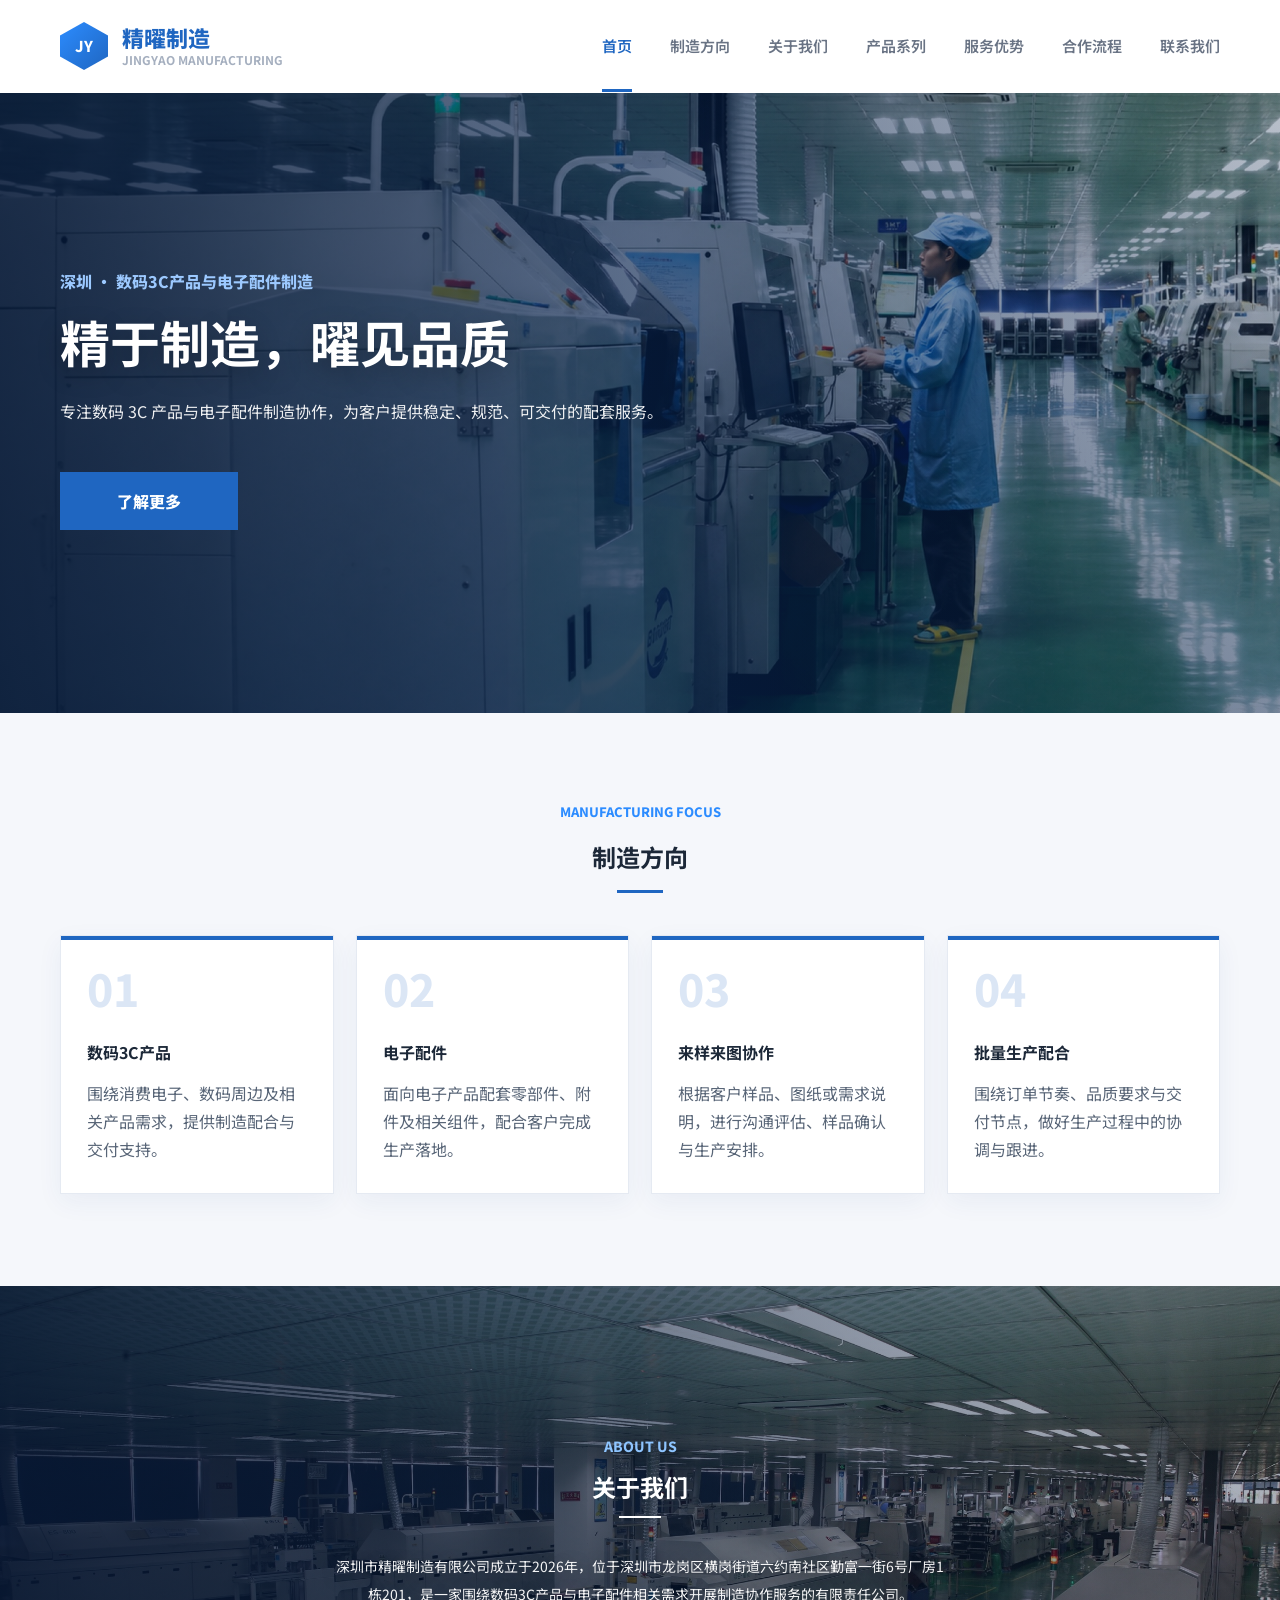
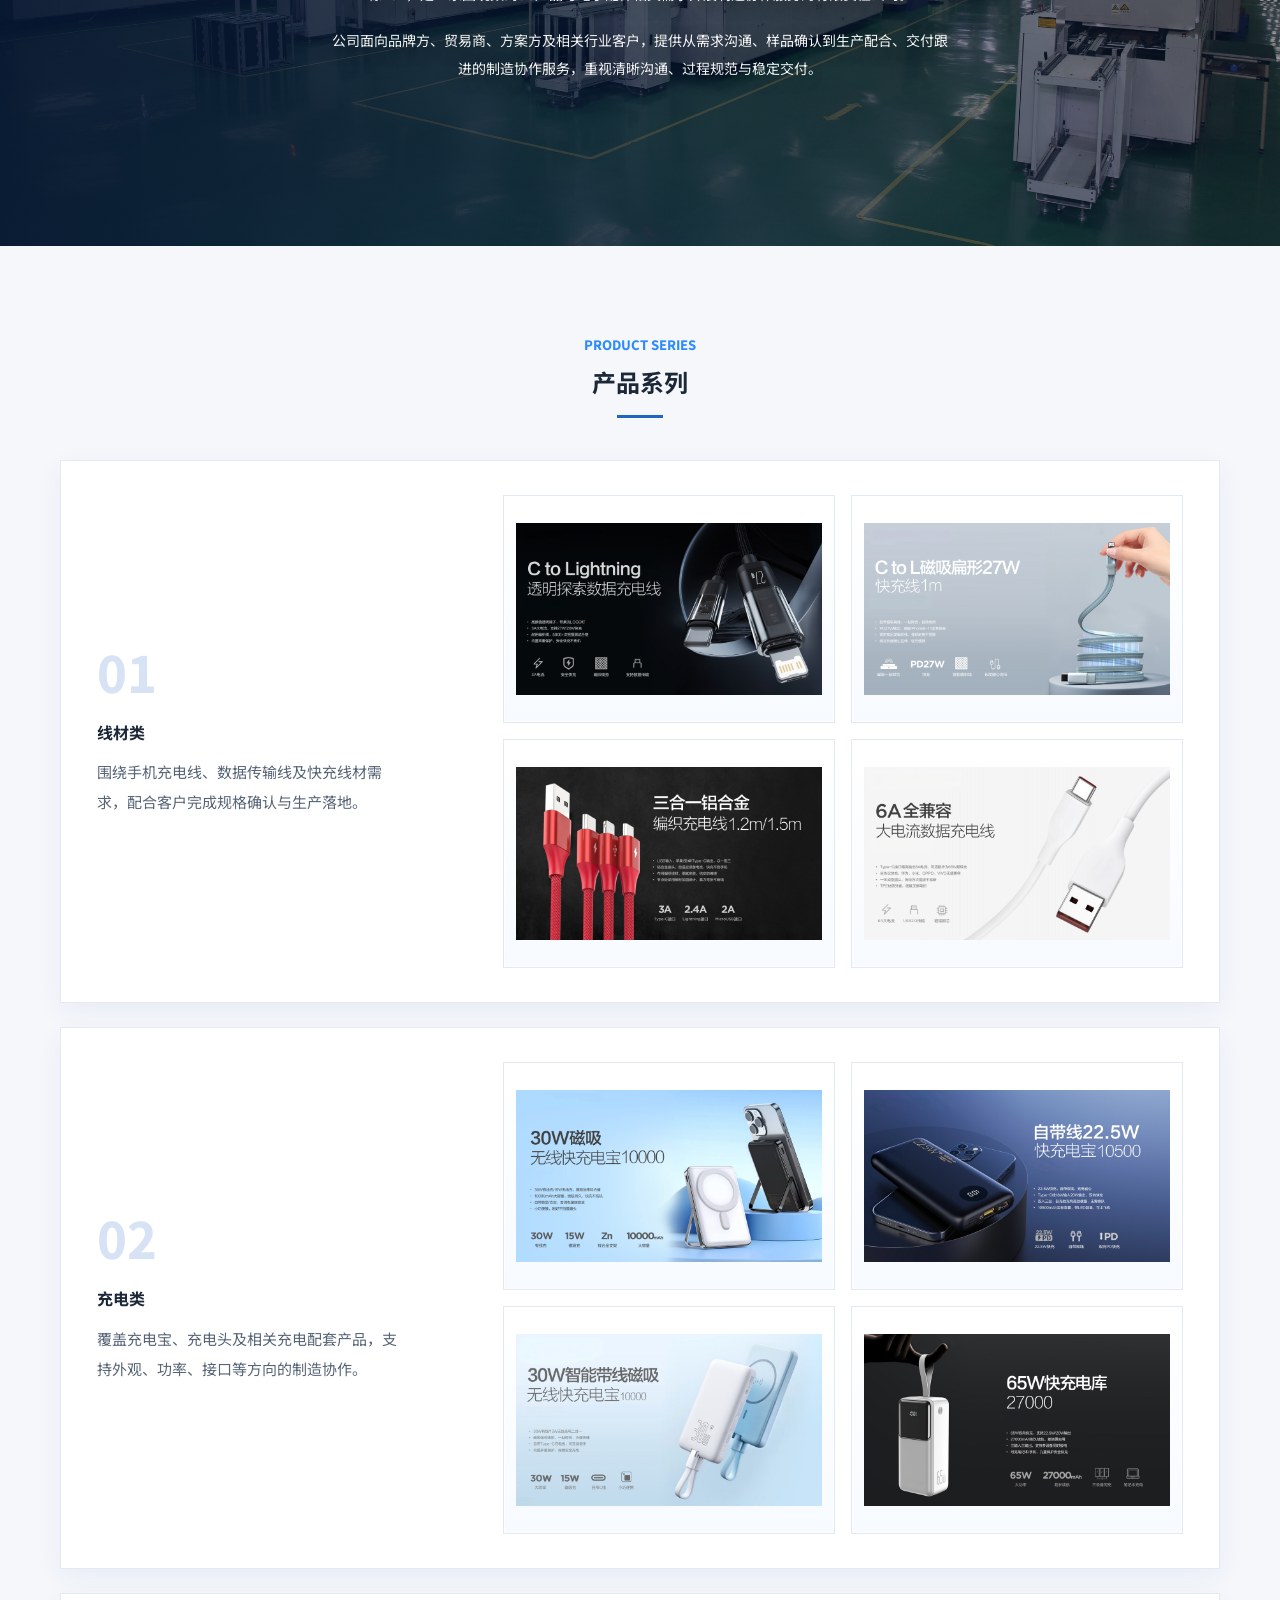
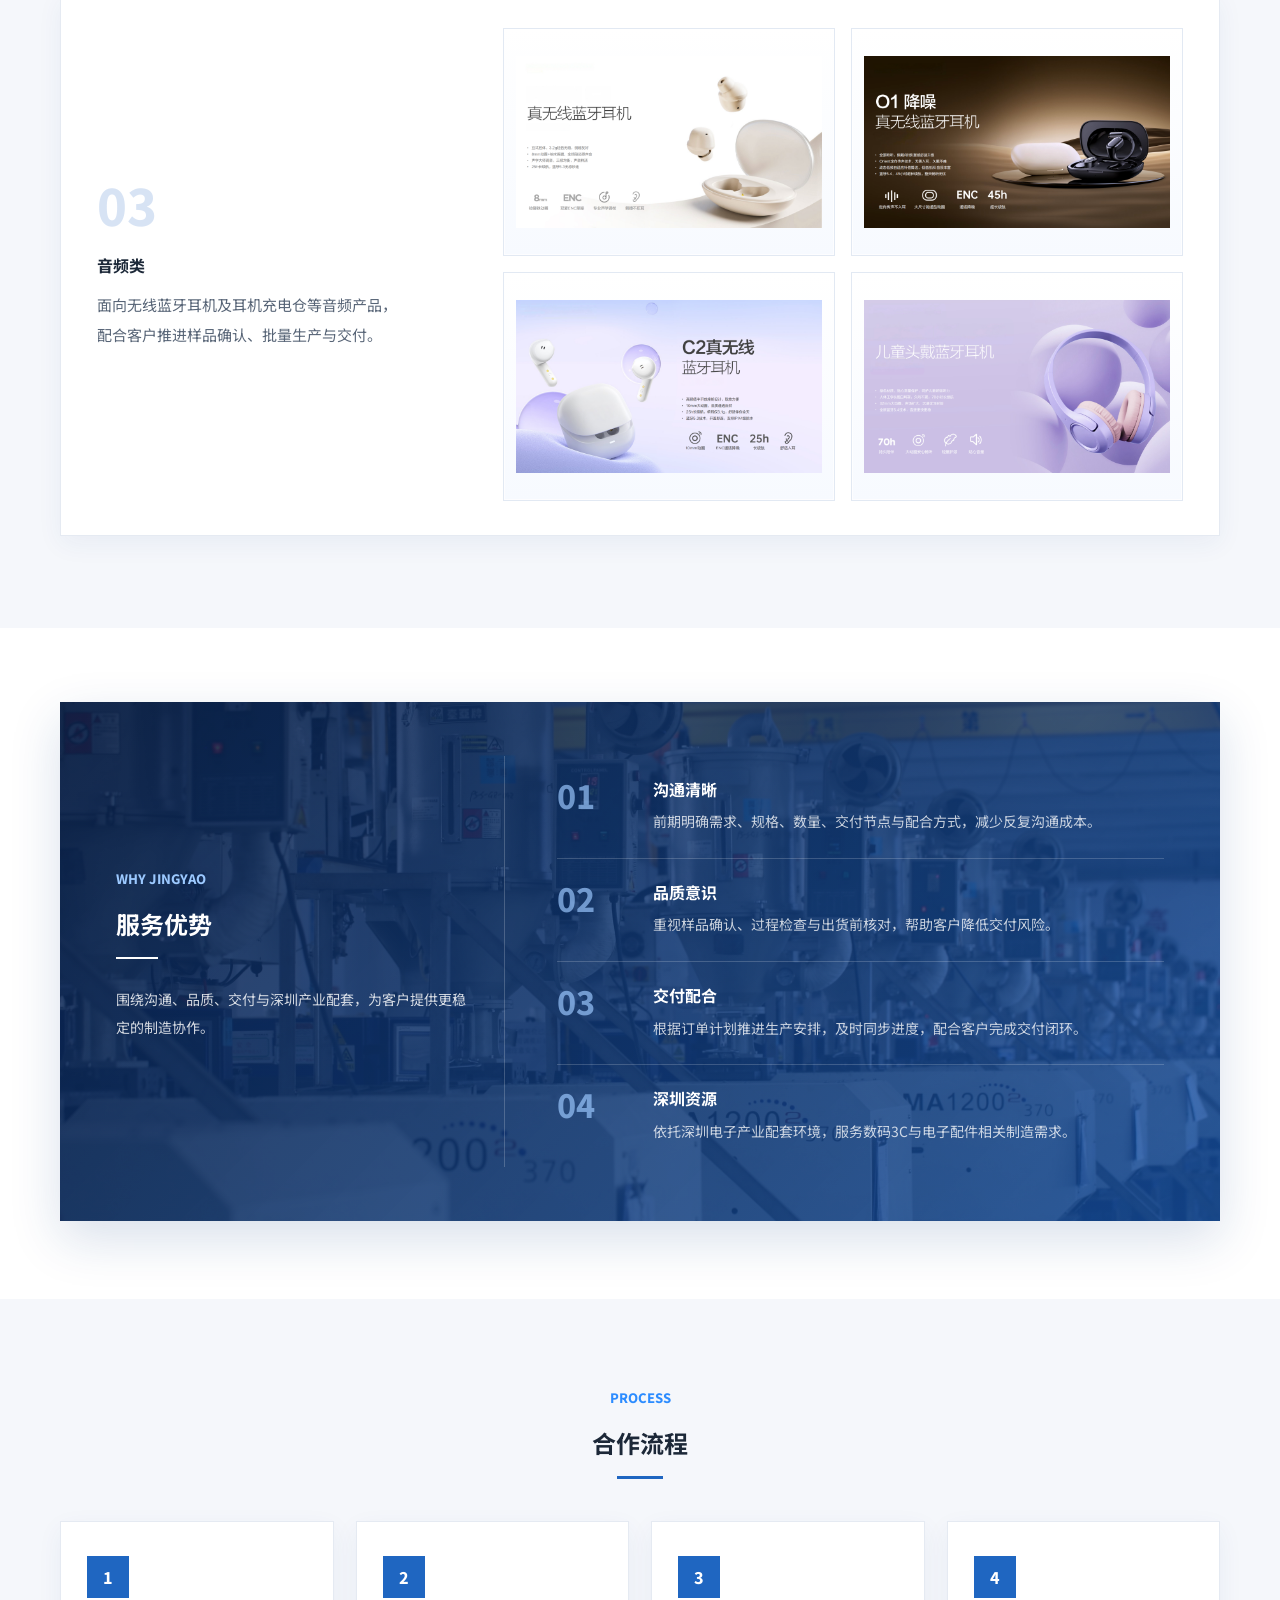
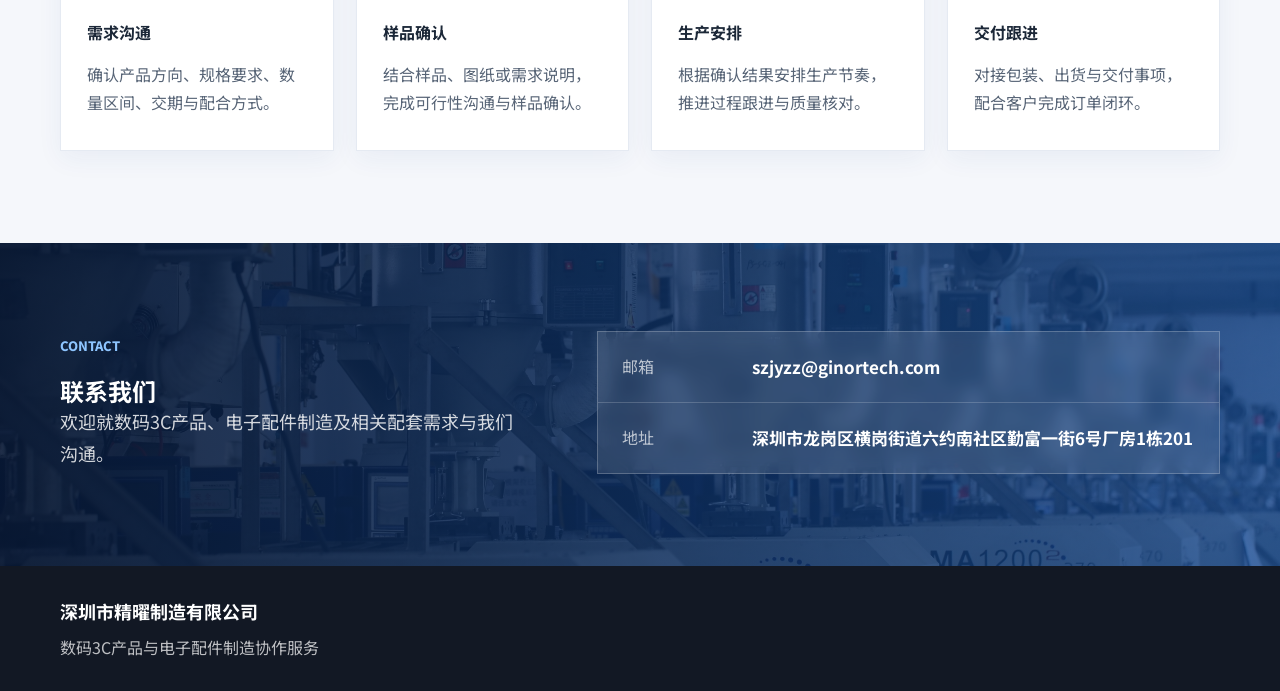
<file: index.html>
<!DOCTYPE html>
<html lang="zh-CN">
<head>
  <meta charset="UTF-8">
  <meta name="viewport" content="width=device-width, initial-scale=1.0">
  <meta name="description" content="深圳市精曜制造有限公司专注数码3C产品与电子配件制造，提供稳定、规范、可交付的制造协作服务。">
  <title>深圳市精曜制造有限公司 | 数码3C产品与电子配件制造</title>
  <link rel="preconnect" href="https://fonts.googleapis.com">
  <link rel="preconnect" href="https://fonts.gstatic.com" crossorigin>
  <link href="https://fonts.googleapis.com/css2?family=Noto+Sans+SC:wght@400;500;600;700&display=swap" rel="stylesheet">
  <link rel="stylesheet" href="styles.css">
</head>
<body>
  <header class="site-header" data-header>
    <a class="brand" href="#top" aria-label="返回首页">
      <span class="brand-mark">JY</span>
      <span>
        <strong>精曜制造</strong>
        <small>Jingyao Manufacturing</small>
      </span>
    </a>

    <button class="nav-toggle" type="button" aria-label="打开导航" aria-expanded="false" data-nav-toggle>
      <span></span>
      <span></span>
      <span></span>
    </button>

    <nav class="site-nav" data-nav>
      <a href="#top">首页</a>
      <a href="#capability">制造方向</a>
      <a href="#company">关于我们</a>
      <a href="#products">产品系列</a>
      <a href="#advantage">服务优势</a>
      <a href="#process">合作流程</a>
      <a href="#contact">联系我们</a>
    </nav>
  </header>

  <main id="top">
    <section class="hero section-band">
      <div class="hero-copy">
        <p class="eyebrow">深圳 · 数码3C产品与电子配件制造</p>
        <h1>精于制造，曜见品质</h1>
        <p class="lead">专注数码 3C 产品与电子配件制造协作，为客户提供稳定、规范、可交付的配套服务。</p>
        <div class="hero-actions">
          <a class="button primary" href="#company">了解更多</a>
        </div>
      </div>

      <div class="hero-visual" aria-label="电子配件制造场景">
        <img src="assets/hero-factory-floor.jpg" alt="数码3C产品与电子配件制造车间">
      </div>
    </section>

    <section id="capability" class="section section-muted">
      <div class="section-heading">
        <p class="eyebrow">Manufacturing Focus</p>
        <h2>制造方向</h2>
      </div>
      <div class="capability-grid">
        <article class="info-card">
          <span class="card-index">01</span>
          <h3>数码3C产品</h3>
          <p>围绕消费电子、数码周边及相关产品需求，提供制造配合与交付支持。</p>
        </article>
        <article class="info-card">
          <span class="card-index">02</span>
          <h3>电子配件</h3>
          <p>面向电子产品配套零部件、附件及相关组件，配合客户完成生产落地。</p>
        </article>
        <article class="info-card">
          <span class="card-index">03</span>
          <h3>来样来图协作</h3>
          <p>根据客户样品、图纸或需求说明，进行沟通评估、样品确认与生产安排。</p>
        </article>
        <article class="info-card">
          <span class="card-index">04</span>
          <h3>批量生产配合</h3>
          <p>围绕订单节奏、品质要求与交付节点，做好生产过程中的协调与跟进。</p>
        </article>
      </div>
    </section>

    <section id="company" class="company-section">
      <div class="company-image" aria-hidden="true"></div>
      <div class="company-copy">
        <div class="company-heading">
          <p class="eyebrow">About Us</p>
          <h2>关于我们</h2>
        </div>
        <p>深圳市精曜制造有限公司成立于2026年，位于深圳市龙岗区横岗街道六约南社区勤富一街6号厂房1栋201，是一家围绕数码3C产品与电子配件相关需求开展制造协作服务的有限责任公司。</p>
        <p>公司面向品牌方、贸易商、方案方及相关行业客户，提供从需求沟通、样品确认到生产配合、交付跟进的制造协作服务，重视清晰沟通、过程规范与稳定交付。</p>
      </div>
    </section>

    <section id="products" class="section section-muted product-series-section">
      <div class="product-series">
        <div class="series-heading">
          <p class="eyebrow">Product Series</p>
          <h2>产品系列</h2>
        </div>
        <div class="series-grid">
          <article class="series-card">
            <div class="series-copy">
              <span>01</span>
              <h3>线材类</h3>
              <p>围绕手机充电线、数据传输线及快充线材需求，配合客户完成规格确认与生产落地。</p>
            </div>
            <div class="product-gallery" aria-label="线材类产品展示">
              <figure>
                <img src="assets/products/cable-01.png" alt="手机充电线产品展示一">
              </figure>
              <figure>
                <img src="assets/products/cable-02.png" alt="手机充电线产品展示二">
              </figure>
              <figure>
                <img src="assets/products/cable-03.png" alt="手机充电线产品展示三">
              </figure>
              <figure>
                <img src="assets/products/cable-04.png" alt="手机充电线产品展示四">
              </figure>
            </div>
          </article>

          <article class="series-card">
            <div class="series-copy">
              <span>02</span>
              <h3>充电类</h3>
              <p>覆盖充电宝、充电头及相关充电配套产品，支持外观、功率、接口等方向的制造协作。</p>
            </div>
            <div class="product-gallery" aria-label="充电类产品展示">
              <figure>
                <img src="assets/products/charging-01.png" alt="充电宝产品展示一">
              </figure>
              <figure>
                <img src="assets/products/charging-02.png" alt="充电头产品展示二">
              </figure>
              <figure>
                <img src="assets/products/charging-03.png" alt="充电类套装产品展示三">
              </figure>
              <figure>
                <img src="assets/products/charging-04.png" alt="紧凑充电头产品展示四">
              </figure>
            </div>
          </article>

          <article class="series-card">
            <div class="series-copy">
              <span>03</span>
              <h3>音频类</h3>
              <p>面向无线蓝牙耳机及耳机充电仓等音频产品，配合客户推进样品确认、批量生产与交付。</p>
            </div>
            <div class="product-gallery" aria-label="音频类产品展示">
              <figure>
                <img src="assets/products/audio-01.png" alt="无线蓝牙耳机产品展示一">
              </figure>
              <figure>
                <img src="assets/products/audio-02.png" alt="无线蓝牙耳机产品展示二">
              </figure>
              <figure>
                <img src="assets/products/audio-03.png" alt="耳机充电仓产品展示三">
              </figure>
              <figure>
                <img src="assets/products/audio-04.png" alt="无线音频产品展示四">
              </figure>
            </div>
          </article>
        </div>
      </div>
    </section>

    <section id="advantage" class="section advantage-section">
      <div class="advantage-panel">
        <div class="advantage-intro">
          <p class="eyebrow">Why Jingyao</p>
          <h2>服务优势</h2>
          <p>围绕沟通、品质、交付与深圳产业配套，为客户提供更稳定的制造协作。</p>
        </div>
        <div class="advantage-list">
          <div class="advantage-item">
            <span>01</span>
            <div>
              <h3>沟通清晰</h3>
              <p>前期明确需求、规格、数量、交付节点与配合方式，减少反复沟通成本。</p>
            </div>
          </div>
          <div class="advantage-item">
            <span>02</span>
            <div>
              <h3>品质意识</h3>
              <p>重视样品确认、过程检查与出货前核对，帮助客户降低交付风险。</p>
            </div>
          </div>
          <div class="advantage-item">
            <span>03</span>
            <div>
              <h3>交付配合</h3>
              <p>根据订单计划推进生产安排，及时同步进度，配合客户完成交付闭环。</p>
            </div>
          </div>
          <div class="advantage-item">
            <span>04</span>
            <div>
              <h3>深圳资源</h3>
              <p>依托深圳电子产业配套环境，服务数码3C与电子配件相关制造需求。</p>
            </div>
          </div>
        </div>
      </div>
    </section>

    <section id="process" class="section section-muted">
      <div class="section-heading">
        <p class="eyebrow">Process</p>
        <h2>合作流程</h2>
      </div>
      <ol class="process-list">
        <li>
          <span>1</span>
          <h3>需求沟通</h3>
          <p>确认产品方向、规格要求、数量区间、交期与配合方式。</p>
        </li>
        <li>
          <span>2</span>
          <h3>样品确认</h3>
          <p>结合样品、图纸或需求说明，完成可行性沟通与样品确认。</p>
        </li>
        <li>
          <span>3</span>
          <h3>生产安排</h3>
          <p>根据确认结果安排生产节奏，推进过程跟进与质量核对。</p>
        </li>
        <li>
          <span>4</span>
          <h3>交付跟进</h3>
          <p>对接包装、出货与交付事项，配合客户完成订单闭环。</p>
        </li>
      </ol>
    </section>

    <section id="contact" class="section contact-section">
      <div>
        <p class="eyebrow">Contact</p>
        <h2>联系我们</h2>
        <p class="contact-lead">欢迎就数码3C产品、电子配件制造及相关配套需求与我们沟通。</p>
      </div>
      <div class="contact-panel">
        <div class="contact-row">
          <span>邮箱</span>
          <strong>szjyzz@ginortech.com</strong>
        </div>
        <div class="contact-row address">
          <span>地址</span>
          <strong>深圳市龙岗区横岗街道六约南社区勤富一街6号厂房1栋201</strong>
        </div>
      </div>
    </section>
  </main>

  <footer class="site-footer">
    <div>
      <strong>深圳市精曜制造有限公司</strong>
      <p>数码3C产品与电子配件制造协作服务</p>
    </div>
  </footer>

  <script src="script.js"></script>
</body>
</html>
</file>
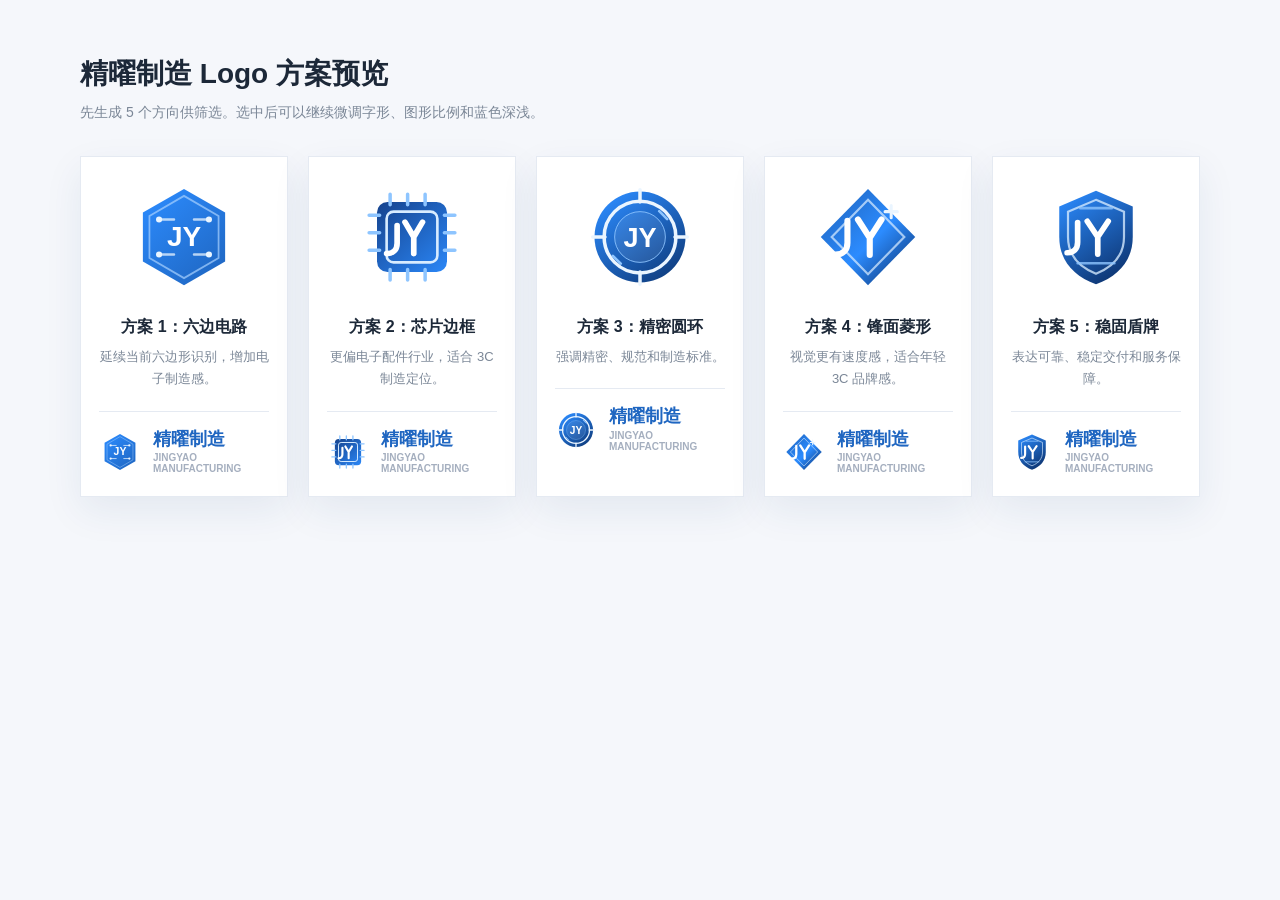
<file: logo-options.html>
<!DOCTYPE html>
<html lang="zh-CN">
<head>
  <meta charset="UTF-8">
  <meta name="viewport" content="width=device-width, initial-scale=1.0">
  <title>精曜制造 Logo 方案预览</title>
  <style>
    :root {
      --blue: #1f66c1;
      --ink: #1c2838;
      --muted: #7b8797;
      --line: #e5eaf2;
      --bg: #f5f7fb;
    }

    * {
      box-sizing: border-box;
    }

    body {
      margin: 0;
      color: var(--ink);
      background: var(--bg);
      font-family: "PingFang SC", "Microsoft YaHei", Arial, sans-serif;
    }

    main {
      width: min(1120px, calc(100% - 40px));
      margin: 0 auto;
      padding: 56px 0 72px;
    }

    h1 {
      margin: 0 0 12px;
      font-size: 28px;
      line-height: 1.3;
    }

    .intro {
      margin: 0 0 34px;
      color: var(--muted);
      font-size: 14px;
    }

    .grid {
      display: grid;
      grid-template-columns: repeat(5, minmax(0, 1fr));
      gap: 20px;
    }

    .card {
      padding: 24px 18px 22px;
      background: #fff;
      border: 1px solid var(--line);
      box-shadow: 0 14px 36px rgba(22, 61, 113, 0.08);
      text-align: center;
    }

    .card img {
      width: 112px;
      height: 112px;
      margin: 0 auto 20px;
    }

    .card h2 {
      margin: 0 0 8px;
      font-size: 16px;
    }

    .card p {
      margin: 0;
      color: var(--muted);
      font-size: 13px;
      line-height: 1.7;
    }

    .brand-row {
      display: flex;
      align-items: center;
      gap: 12px;
      justify-content: center;
      padding-top: 18px;
      margin-top: 20px;
      border-top: 1px solid var(--line);
    }

    .brand-row img {
      width: 42px;
      height: 42px;
      margin: 0;
    }

    .brand-row strong {
      display: block;
      color: var(--blue);
      font-size: 18px;
      line-height: 1.1;
      text-align: left;
    }

    .brand-row small {
      display: block;
      margin-top: 3px;
      color: #a5afbf;
      font-size: 10px;
      font-weight: 700;
      text-align: left;
      text-transform: uppercase;
    }

    @media (max-width: 980px) {
      .grid {
        grid-template-columns: repeat(2, minmax(0, 1fr));
      }
    }

    @media (max-width: 560px) {
      .grid {
        grid-template-columns: 1fr;
      }
    }
  </style>
</head>
<body>
  <main>
    <h1>精曜制造 Logo 方案预览</h1>
    <p class="intro">先生成 5 个方向供筛选。选中后可以继续微调字形、图形比例和蓝色深浅。</p>
    <section class="grid" aria-label="Logo 方案">
      <article class="card">
        <img src="assets/logo-option-1.svg" alt="Logo 方案 1">
        <h2>方案 1：六边电路</h2>
        <p>延续当前六边形识别，增加电子制造感。</p>
        <div class="brand-row"><img src="assets/logo-option-1.svg" alt=""><span><strong>精曜制造</strong><small>Jingyao Manufacturing</small></span></div>
      </article>
      <article class="card">
        <img src="assets/logo-option-2.svg" alt="Logo 方案 2">
        <h2>方案 2：芯片边框</h2>
        <p>更偏电子配件行业，适合 3C 制造定位。</p>
        <div class="brand-row"><img src="assets/logo-option-2.svg" alt=""><span><strong>精曜制造</strong><small>Jingyao Manufacturing</small></span></div>
      </article>
      <article class="card">
        <img src="assets/logo-option-3.svg" alt="Logo 方案 3">
        <h2>方案 3：精密圆环</h2>
        <p>强调精密、规范和制造标准。</p>
        <div class="brand-row"><img src="assets/logo-option-3.svg" alt=""><span><strong>精曜制造</strong><small>Jingyao Manufacturing</small></span></div>
      </article>
      <article class="card">
        <img src="assets/logo-option-4.svg" alt="Logo 方案 4">
        <h2>方案 4：锋面菱形</h2>
        <p>视觉更有速度感，适合年轻 3C 品牌感。</p>
        <div class="brand-row"><img src="assets/logo-option-4.svg" alt=""><span><strong>精曜制造</strong><small>Jingyao Manufacturing</small></span></div>
      </article>
      <article class="card">
        <img src="assets/logo-option-5.svg" alt="Logo 方案 5">
        <h2>方案 5：稳固盾牌</h2>
        <p>表达可靠、稳定交付和服务保障。</p>
        <div class="brand-row"><img src="assets/logo-option-5.svg" alt=""><span><strong>精曜制造</strong><small>Jingyao Manufacturing</small></span></div>
      </article>
    </section>
  </main>
</body>
</html>
</file>
<file: styles.css>
:root {
  --bg: #ffffff;
  --section: #f5f7fb;
  --surface: #ffffff;
  --ink: #1c2838;
  --text: #586577;
  --muted: #8a96a8;
  --line: #e5eaf2;
  --blue: #1f66c1;
  --blue-bright: #2c8cff;
  --blue-dark: #103c7f;
  --shadow: 0 16px 45px rgba(31, 75, 132, 0.12);
  --max: 1160px;
}

* {
  box-sizing: border-box;
}

html {
  scroll-behavior: smooth;
}

body {
  margin: 0;
  color: var(--text);
  background: var(--bg);
  font-family: "Noto Sans SC", "PingFang SC", "Microsoft YaHei", Arial, sans-serif;
  line-height: 1.75;
  overflow-x: hidden;
}

img {
  display: block;
  max-width: 100%;
}

a {
  color: inherit;
  text-decoration: none;
}

.site-header {
  position: sticky;
  top: 0;
  z-index: 30;
  display: flex;
  align-items: center;
  justify-content: space-between;
  gap: 28px;
  min-height: 92px;
  padding: 0 max(36px, calc((100vw - var(--max)) / 2));
  background: rgba(255, 255, 255, 0.96);
  border-bottom: 1px solid transparent;
  transition: box-shadow 0.2s ease, min-height 0.2s ease;
}

.site-header.is-scrolled {
  min-height: 76px;
  box-shadow: 0 10px 32px rgba(24, 48, 85, 0.08);
}

.brand {
  display: inline-flex;
  align-items: center;
  gap: 14px;
  min-width: 0;
}

.brand-mark {
  position: relative;
  display: grid;
  flex: 0 0 48px;
  width: 48px;
  height: 48px;
  place-items: center;
  color: #fff;
  font-size: 15px;
  font-weight: 800;
  background: linear-gradient(135deg, var(--blue-bright), var(--blue));
  clip-path: polygon(50% 0, 100% 28%, 100% 72%, 50% 100%, 0 72%, 0 28%);
}

.brand strong,
.brand small {
  display: block;
}

.brand strong {
  color: var(--blue);
  font-size: 22px;
  font-weight: 800;
  line-height: 1.15;
}

.brand small {
  margin-top: 2px;
  color: #a5afbf;
  font-size: 12px;
  font-weight: 700;
  line-height: 1.15;
  text-transform: uppercase;
}

.site-nav {
  display: flex;
  align-items: stretch;
  gap: 38px;
  color: #667182;
  font-size: 15px;
  font-weight: 600;
  line-height: 92px;
}

.site-nav a {
  position: relative;
  color: #697384;
}

.site-nav a:first-child,
.site-nav a:hover,
.site-nav a:focus-visible {
  color: var(--blue);
}

.site-nav a::after {
  position: absolute;
  right: 0;
  bottom: 0;
  left: 0;
  height: 3px;
  content: "";
  background: var(--blue);
  transform: scaleX(0);
  transform-origin: center;
  transition: transform 0.2s ease;
}

.site-nav a:first-child::after,
.site-nav a:hover::after,
.site-nav a:focus-visible::after {
  transform: scaleX(1);
}

.nav-toggle {
  display: none;
  width: 44px;
  height: 44px;
  padding: 10px;
  border: 1px solid var(--line);
  background: #fff;
}

.nav-toggle span {
  display: block;
  height: 2px;
  margin: 5px 0;
  background: var(--blue);
}

.section-band,
.section {
  padding-inline: max(36px, calc((100vw - var(--max)) / 2));
}

.hero {
  position: relative;
  display: grid;
  min-height: 620px;
  align-items: center;
  padding-top: 90px;
  padding-bottom: 100px;
  overflow: hidden;
  color: #fff;
  background: #0a1931;
}

.hero::before {
  position: absolute;
  inset: 0;
  z-index: 1;
  content: "";
  background:
    linear-gradient(90deg, rgba(5, 24, 55, 0.86) 0%, rgba(7, 35, 79, 0.58) 48%, rgba(7, 35, 79, 0.18) 100%),
    linear-gradient(180deg, rgba(6, 23, 49, 0.12), rgba(8, 32, 70, 0.42));
}

.hero-copy {
  position: relative;
  z-index: 2;
  width: min(620px, 100%);
  max-width: 620px;
  margin: 0;
  text-align: left;
}

.hero-visual {
  position: absolute;
  inset: 0;
  overflow: hidden;
}

.hero-visual img {
  width: 100%;
  height: 100%;
  object-fit: cover;
  object-position: center;
  filter: saturate(1.04) contrast(1.06) brightness(1.03);
  transform: scale(1.08);
  transform-origin: center;
}

.eyebrow {
  margin: 0 0 18px;
  color: var(--blue-bright);
  font-size: 13px;
  font-weight: 800;
  letter-spacing: 0;
  text-transform: uppercase;
}

.hero .eyebrow {
  color: #9cc9ff;
  font-size: 16px;
}

h1,
h2,
h3,
p {
  margin-top: 0;
}

h1 {
  margin-bottom: 26px;
  color: #fff;
  font-size: 50px;
  font-weight: 700;
  line-height: 1.14;
  text-shadow: 0 8px 26px rgba(0, 0, 0, 0.24);
}

h2 {
  margin-bottom: 0;
  color: var(--ink);
  font-size: 24px;
  font-weight: 700;
  line-height: 1.25;
}

h3 {
  color: var(--ink);
  font-size: 16px;
  font-weight: 700;
  line-height: 1.35;
}

h1,
h2,
h3,
p,
dd,
strong {
  overflow-wrap: break-word;
}

.lead {
  max-width: 760px;
  margin: 0 0 46px;
  color: rgba(255, 255, 255, 0.92);
  font-size: 16px;
  line-height: 30px;
}

.hero-actions {
  display: flex;
  flex-wrap: wrap;
  justify-content: flex-start;
  gap: 16px;
  margin-bottom: 0;
}

.button {
  display: inline-flex;
  align-items: center;
  justify-content: center;
  min-width: 148px;
  min-height: 48px;
  padding: 0 24px;
  color: #fff;
  font-size: 13px;
  font-weight: 800;
  border: 1px solid transparent;
  transition: transform 0.2s ease, background 0.2s ease, border-color 0.2s ease;
}

.hero .button {
  min-width: 178px;
  min-height: 58px;
  font-size: 16px;
}

.button:hover,
.button:focus-visible {
  transform: translateY(-1px);
}

.button.primary {
  background: var(--blue);
}

.button.secondary {
  color: #fff;
  background: rgba(255, 255, 255, 0.08);
  border-color: rgba(255, 255, 255, 0.58);
}

.section {
  padding-top: 88px;
  padding-bottom: 92px;
}

.section-muted {
  background: var(--section);
}

.section-heading {
  max-width: 760px;
  margin: 0 auto 42px;
  text-align: center;
}

.section-heading::after {
  display: block;
  width: 46px;
  height: 3px;
  margin: 18px auto 0;
  content: "";
  background: var(--blue);
}

.about-layout {
  display: grid;
  gap: 76px;
  font-size: 16px;
  text-align: center;
}

.about-layout p {
  max-width: 980px;
  margin: 0 auto;
  color: #999;
  font-size: 12px;
  font-weight: 600;
  line-height: 1.8;
}

.choice-stats {
  display: grid;
  grid-template-columns: repeat(4, minmax(0, 1fr));
  gap: 56px;
  align-items: end;
}

.choice-stat {
  text-align: left;
}

.choice-stat strong {
  display: block;
  color: #1f55b3;
  font-size: 62px;
  font-weight: 400;
  line-height: 1;
}

.choice-stat strong span {
  margin-left: 8px;
  font-size: 14px;
  font-weight: 700;
}

.choice-stat p {
  margin-top: 22px;
  color: #969696;
  font-size: 13px;
  font-weight: 700;
  line-height: 1.35;
}

.capability-grid {
  display: grid;
  grid-template-columns: repeat(4, minmax(0, 1fr));
  gap: 22px;
}

.product-series {
  margin-top: 62px;
  padding-top: 54px;
  border-top: 1px solid var(--line);
}

.product-series-section .product-series {
  margin-top: 0;
  padding-top: 0;
  border-top: 0;
}

.series-heading {
  max-width: 760px;
  margin: 0 auto 42px;
  text-align: center;
}

.series-heading .eyebrow {
  margin-bottom: 10px;
}

.series-heading::after {
  display: block;
  width: 46px;
  height: 3px;
  margin: 18px auto 0;
  content: "";
  background: var(--blue);
}

.series-grid {
  display: grid;
  gap: 24px;
}

.series-card {
  display: grid;
  grid-template-columns: minmax(260px, 0.42fr) minmax(0, 0.88fr);
  gap: 36px;
  align-items: center;
  padding: 34px 36px;
  background: #fff;
  border: 1px solid var(--line);
  box-shadow: 0 8px 24px rgba(27, 69, 128, 0.06);
}

.series-copy {
  padding-right: 10px;
}

.series-copy span {
  display: inline-block;
  margin-bottom: 26px;
  color: rgba(31, 102, 193, 0.18);
  font-size: 50px;
  font-weight: 800;
  line-height: 1;
}

.series-copy h3 {
  margin-bottom: 14px;
}

.series-copy p {
  max-width: 300px;
  margin-bottom: 0;
  font-size: 15px;
  line-height: 2;
}

.product-gallery {
  display: grid;
  grid-template-columns: repeat(2, minmax(0, 1fr));
  gap: 16px;
  width: min(100%, 680px);
  justify-self: end;
}

.product-gallery figure {
  min-width: 0;
  margin: 0;
}

.product-gallery img {
  width: 100%;
  aspect-ratio: 16 / 11;
  padding: 12px;
  object-fit: contain;
  background: linear-gradient(180deg, #ffffff 0%, #f7faff 100%);
  border: 1px solid #e2e9f3;
  box-shadow: inset 0 0 0 1px rgba(255, 255, 255, 0.72);
}

.product-gallery figcaption {
  margin-top: 10px;
  color: #667182;
  font-size: 13px;
  font-weight: 700;
  line-height: 1.35;
  text-align: center;
}

.info-card {
  position: relative;
  min-height: 250px;
  padding: 30px 26px;
  overflow: hidden;
  background: #fff;
  border: 1px solid var(--line);
  box-shadow: 0 8px 24px rgba(27, 69, 128, 0.06);
}

.info-card::before {
  position: absolute;
  top: 0;
  right: 0;
  left: 0;
  height: 4px;
  content: "";
  background: var(--blue);
}

.card-index {
  display: inline-block;
  margin-bottom: 32px;
  color: rgba(31, 102, 193, 0.16);
  font-size: 44px;
  font-weight: 800;
  line-height: 1;
}

.info-card p,
.advantage-item p,
.process-list p,
.contact-lead {
  margin-bottom: 0;
}

.advantage-section {
  padding-top: 74px;
  padding-bottom: 78px;
}

.advantage-panel {
  display: grid;
  grid-template-columns: minmax(280px, 0.86fr) minmax(0, 1.34fr);
  gap: 52px;
  align-items: stretch;
  padding: 54px 56px;
  color: #fff;
  background:
    linear-gradient(135deg, rgba(8, 31, 71, 0.88), rgba(22, 82, 166, 0.78)),
    url("assets/equipment-row.jpg") center / cover;
  box-shadow: 0 18px 48px rgba(18, 63, 128, 0.16);
}

.advantage-intro {
  display: flex;
  flex-direction: column;
  justify-content: center;
  padding-right: 34px;
  border-right: 1px solid rgba(255, 255, 255, 0.2);
}

.advantage-intro .eyebrow {
  color: #9cc9ff;
}

.advantage-intro h2 {
  margin-bottom: 26px;
  color: #fff;
}

.advantage-intro h2::after {
  display: block;
  width: 42px;
  height: 2px;
  margin: 18px 0 0;
  content: "";
  background: #fff;
}

.advantage-intro p:last-child {
  max-width: 360px;
  color: rgba(255, 255, 255, 0.82);
  font-size: 14px;
  line-height: 2;
}

.advantage-list {
  display: flex;
  flex-direction: column;
}

.advantage-item {
  display: grid;
  grid-template-columns: 70px minmax(0, 1fr);
  gap: 26px;
  align-items: start;
  padding: 23px 0;
  border-bottom: 1px solid rgba(255, 255, 255, 0.18);
  transition: padding-left 0.2s ease, background 0.2s ease;
}

.advantage-item:last-child {
  border-bottom: 0;
}

.advantage-item:hover {
  padding-left: 14px;
  background: rgba(255, 255, 255, 0.05);
}

.advantage-item span {
  color: rgba(156, 201, 255, 0.68);
  font-size: 32px;
  font-weight: 800;
  line-height: 1;
}

.advantage-item h3 {
  margin-bottom: 8px;
  color: #fff;
}

.advantage-item p {
  color: rgba(255, 255, 255, 0.76);
  font-size: 14px;
  line-height: 1.9;
}

.process-list {
  display: grid;
  grid-template-columns: repeat(4, minmax(0, 1fr));
  gap: 22px;
  padding: 0;
  margin: 0;
  list-style: none;
}

.process-list li {
  position: relative;
  min-height: 230px;
  padding: 34px 26px;
  background: #fff;
  border: 1px solid var(--line);
  box-shadow: 0 8px 24px rgba(27, 69, 128, 0.06);
}

.process-list span {
  display: inline-grid;
  width: 42px;
  height: 42px;
  margin-bottom: 24px;
  place-items: center;
  color: #fff;
  font-weight: 800;
  background: var(--blue);
}

.company-section {
  display: flex;
  align-items: center;
  justify-content: center;
  min-height: 560px;
  padding: 72px max(36px, calc((100vw - var(--max)) / 2));
  color: #fff;
  background:
    linear-gradient(90deg, rgba(7, 24, 53, 0.84) 0%, rgba(9, 28, 61, 0.54) 46%, rgba(9, 28, 61, 0.18) 100%),
    linear-gradient(180deg, rgba(7, 24, 53, 0.08), rgba(7, 24, 53, 0.38)),
    url("assets/about-production-line.jpg") center / cover;
}

.company-image {
  display: none;
}

.company-copy {
  width: min(620px, 100%);
  max-width: 620px;
  padding: 0;
  margin: 0 auto;
  text-align: center;
}

.company-heading {
  margin-bottom: 34px;
  text-align: center;
}

.company-heading .eyebrow {
  margin-bottom: 12px;
  color: #8ec5ff;
}

.company-heading h2 {
  color: #fff;
  font-size: 24px;
  font-weight: 700;
}

.company-heading::after {
  display: block;
  width: 42px;
  height: 2px;
  margin: 14px auto 0;
  content: "";
  background: #fff;
}

.company-copy p {
  margin: 0 auto 18px;
  color: rgba(255, 255, 255, 0.95);
  font-size: 14px;
  line-height: 2;
  text-shadow: 0 5px 18px rgba(0, 0, 0, 0.34);
}

.contact-section {
  display: grid;
  grid-template-columns: minmax(0, 0.88fr) minmax(420px, 1.12fr);
  gap: 48px;
  align-items: center;
  color: #fff;
  background:
    linear-gradient(90deg, rgba(7, 24, 53, 0.9), rgba(19, 72, 144, 0.76)),
    url("assets/equipment-row.jpg") center / cover;
}

.contact-section h2,
.contact-section .eyebrow {
  color: #fff;
}

.contact-section .eyebrow {
  color: #8ec5ff;
}

.contact-lead {
  max-width: 460px;
  color: rgba(255, 255, 255, 0.82);
  font-size: 18px;
}

.contact-panel {
  background: rgba(255, 255, 255, 0.1);
  border: 1px solid rgba(255, 255, 255, 0.22);
  backdrop-filter: blur(8px);
}

.contact-row {
  display: grid;
  grid-template-columns: 110px minmax(0, 1fr);
  gap: 20px;
  padding: 20px 24px;
  border-bottom: 1px solid rgba(255, 255, 255, 0.18);
}

.contact-row:last-child {
  border-bottom: 0;
}

.contact-row span {
  color: rgba(255, 255, 255, 0.68);
}

.contact-row strong {
  color: #fff;
  font-size: 17px;
  font-weight: 700;
}

.site-footer {
  display: flex;
  align-items: flex-start;
  justify-content: space-between;
  gap: 28px;
  padding: 30px max(36px, calc((100vw - var(--max)) / 2));
  color: rgba(255, 255, 255, 0.72);
  background: #121824;
}

.site-footer strong {
  display: block;
  color: #fff;
  font-size: 18px;
}

.site-footer p {
  margin: 6px 0 0;
}

.footer-meta {
  display: flex;
  flex-wrap: wrap;
  justify-content: flex-end;
  gap: 10px 18px;
  max-width: 560px;
  font-size: 14px;
}

@media (max-width: 1020px) {
  .site-header {
    min-height: 74px;
    padding-inline: 22px;
  }

  .brand strong {
    font-size: 20px;
  }

  .nav-toggle {
    display: block;
    flex: 0 0 44px;
  }

  .site-nav {
    position: absolute;
    top: 74px;
    right: 18px;
    left: 18px;
    display: none;
    flex-direction: column;
    align-items: stretch;
    gap: 0;
    padding: 10px;
    line-height: 1.4;
    background: #fff;
    border: 1px solid var(--line);
    box-shadow: var(--shadow);
  }

  .site-nav.is-open {
    display: flex;
  }

  .site-nav a {
    padding: 13px 12px;
  }

  .site-nav a::after {
    bottom: 6px;
  }

  .contact-section {
    grid-template-columns: 1fr;
  }

  .company-section {
    padding: 64px 36px;
    background:
      linear-gradient(90deg, rgba(7, 24, 53, 0.84), rgba(9, 28, 61, 0.46)),
      linear-gradient(180deg, rgba(7, 24, 53, 0.14), rgba(7, 24, 53, 0.44)),
      url("assets/about-production-line.jpg") center / cover;
  }

  .company-copy {
    max-width: 720px;
    padding: 0;
  }

  .capability-grid,
  .choice-stats,
  .process-list {
    grid-template-columns: repeat(2, minmax(0, 1fr));
  }

  .series-card {
    grid-template-columns: 1fr;
  }

  .series-copy {
    padding-right: 0;
  }

  .series-copy p {
    max-width: 680px;
  }

  .product-gallery {
    justify-self: stretch;
    width: 100%;
  }

  .choice-stats {
    gap: 42px 56px;
  }

  .advantage-panel {
    grid-template-columns: 1fr;
    gap: 34px;
  }

  .advantage-intro {
    padding-right: 0;
    padding-bottom: 32px;
    border-right: 0;
    border-bottom: 1px solid rgba(255, 255, 255, 0.2);
  }
}

@media (max-width: 680px) {
  .section-band,
  .section,
  .site-footer {
    padding-inline: 20px;
  }

  .brand-mark {
    flex-basis: 42px;
    width: 42px;
    height: 42px;
  }

  .brand small {
    display: none;
  }

  .hero {
    min-height: 620px;
    padding-top: 74px;
    padding-bottom: 70px;
  }

  .hero::before {
    background:
      linear-gradient(90deg, rgba(5, 24, 55, 0.9), rgba(7, 35, 79, 0.66)),
      linear-gradient(180deg, rgba(6, 23, 49, 0.18), rgba(8, 32, 70, 0.52));
  }

  .hero-copy {
    width: 100%;
  }

  h1 {
    font-size: 32px;
  }

  h2 {
    font-size: 24px;
  }

  .lead {
    max-width: 100%;
    font-size: 13px;
    line-height: 1.8;
  }

  .button {
    min-width: 132px;
  }

  .choice-stats,
  .capability-grid,
  .process-list {
    grid-template-columns: 1fr;
  }

  .product-series {
    margin-top: 46px;
    padding-top: 42px;
  }

  .series-card {
    padding: 22px;
  }

  .product-gallery {
    gap: 12px;
    grid-template-columns: repeat(2, minmax(0, 1fr));
  }

  .product-gallery img {
    padding: 8px;
  }

  .section {
    padding-top: 66px;
    padding-bottom: 70px;
  }

  .section-heading {
    margin-bottom: 32px;
  }

  .about-layout {
    gap: 44px;
  }

  .company-image {
    display: none;
  }

  .company-section {
    min-height: 520px;
    padding: 58px 20px;
    background:
      linear-gradient(90deg, rgba(7, 24, 53, 0.9), rgba(9, 28, 61, 0.58)),
      linear-gradient(180deg, rgba(7, 24, 53, 0.18), rgba(7, 24, 53, 0.5)),
      url("assets/about-production-line.jpg") center / cover;
  }

  .company-copy {
    padding: 0;
  }

  .choice-stats {
    gap: 38px;
  }

  .choice-stat {
    text-align: center;
  }

  .choice-stat p {
    margin-top: 12px;
    font-size: 13px;
  }

  .advantage-section {
    padding-top: 60px;
    padding-bottom: 64px;
  }

  .advantage-panel {
    padding: 38px 22px;
  }

  .advantage-item {
    grid-template-columns: 52px minmax(0, 1fr);
    gap: 16px;
    padding: 20px 0;
  }

  .advantage-item:hover {
    padding-left: 0;
  }

  .advantage-item span {
    font-size: 24px;
  }

  .contact-row {
    grid-template-columns: 1fr;
    gap: 4px;
  }

  .site-footer {
    flex-direction: column;
  }

  .footer-meta {
    justify-content: flex-start;
  }
}
</file>
